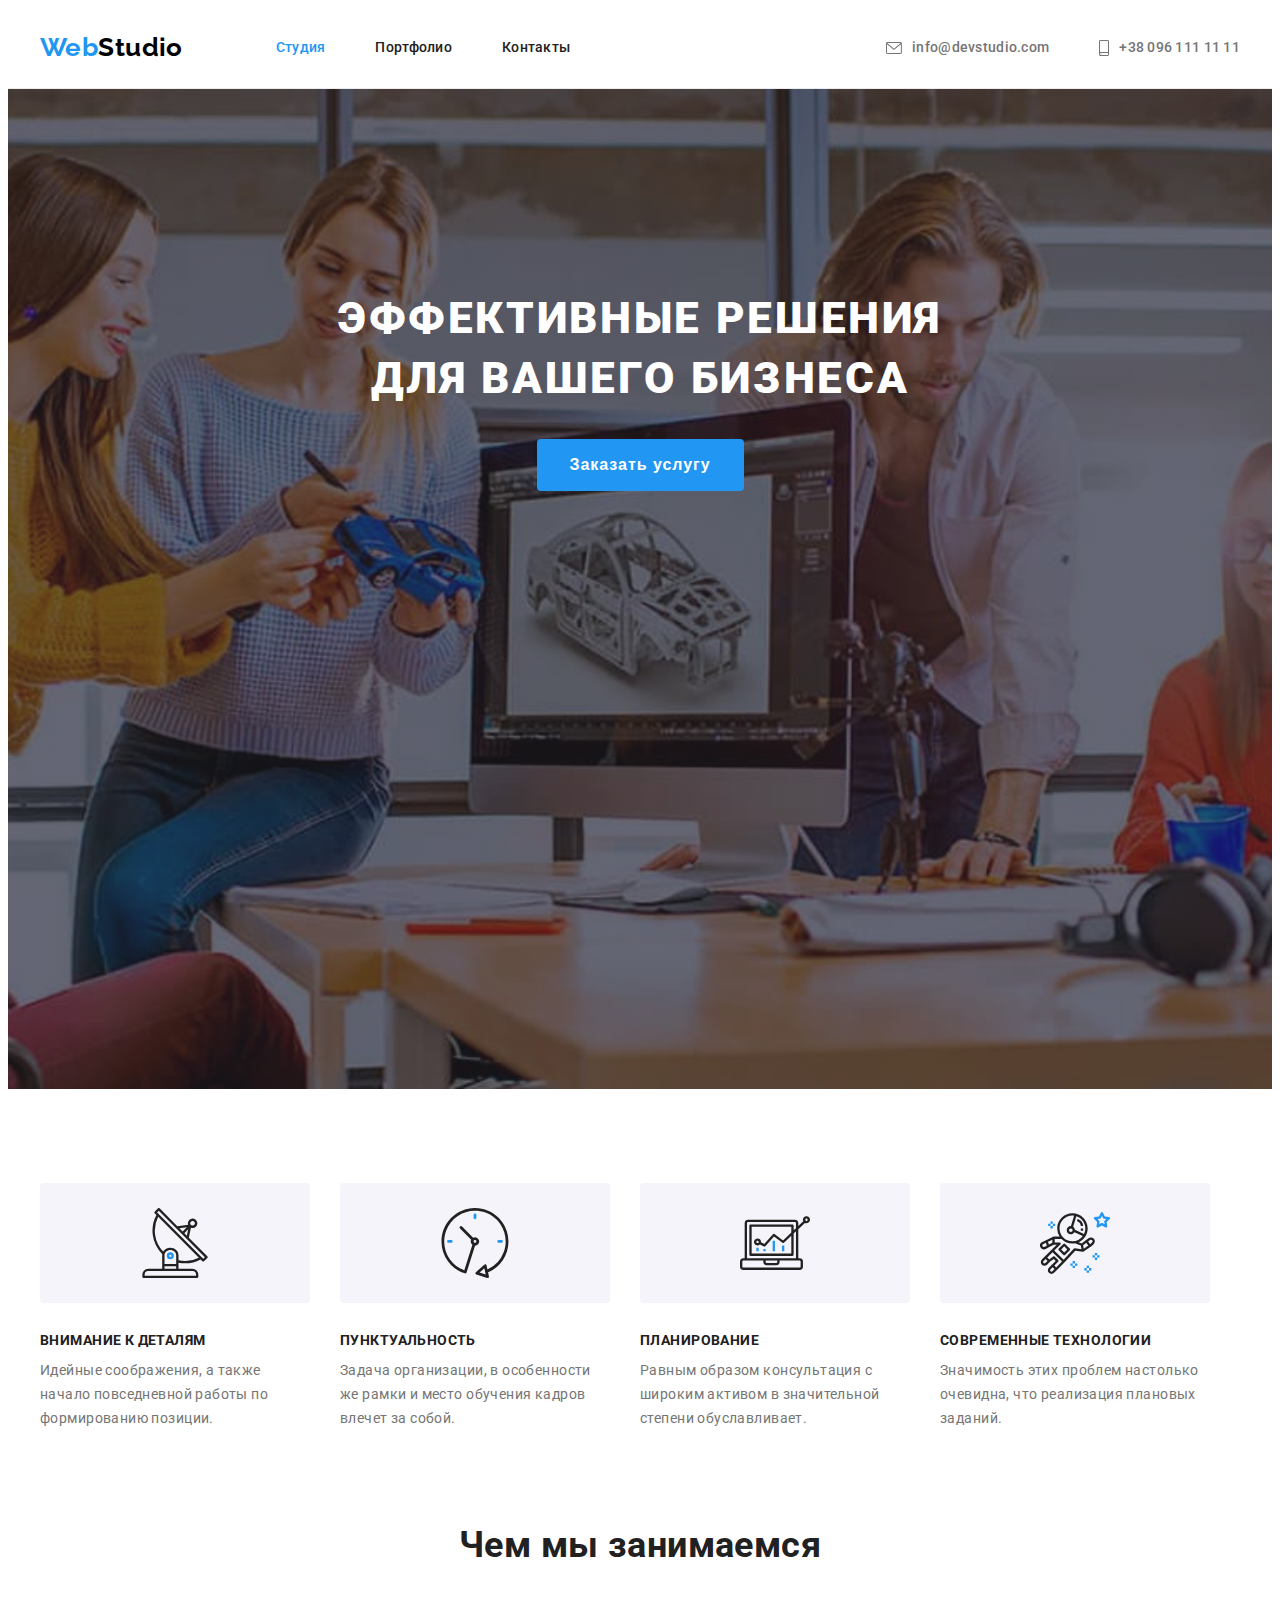
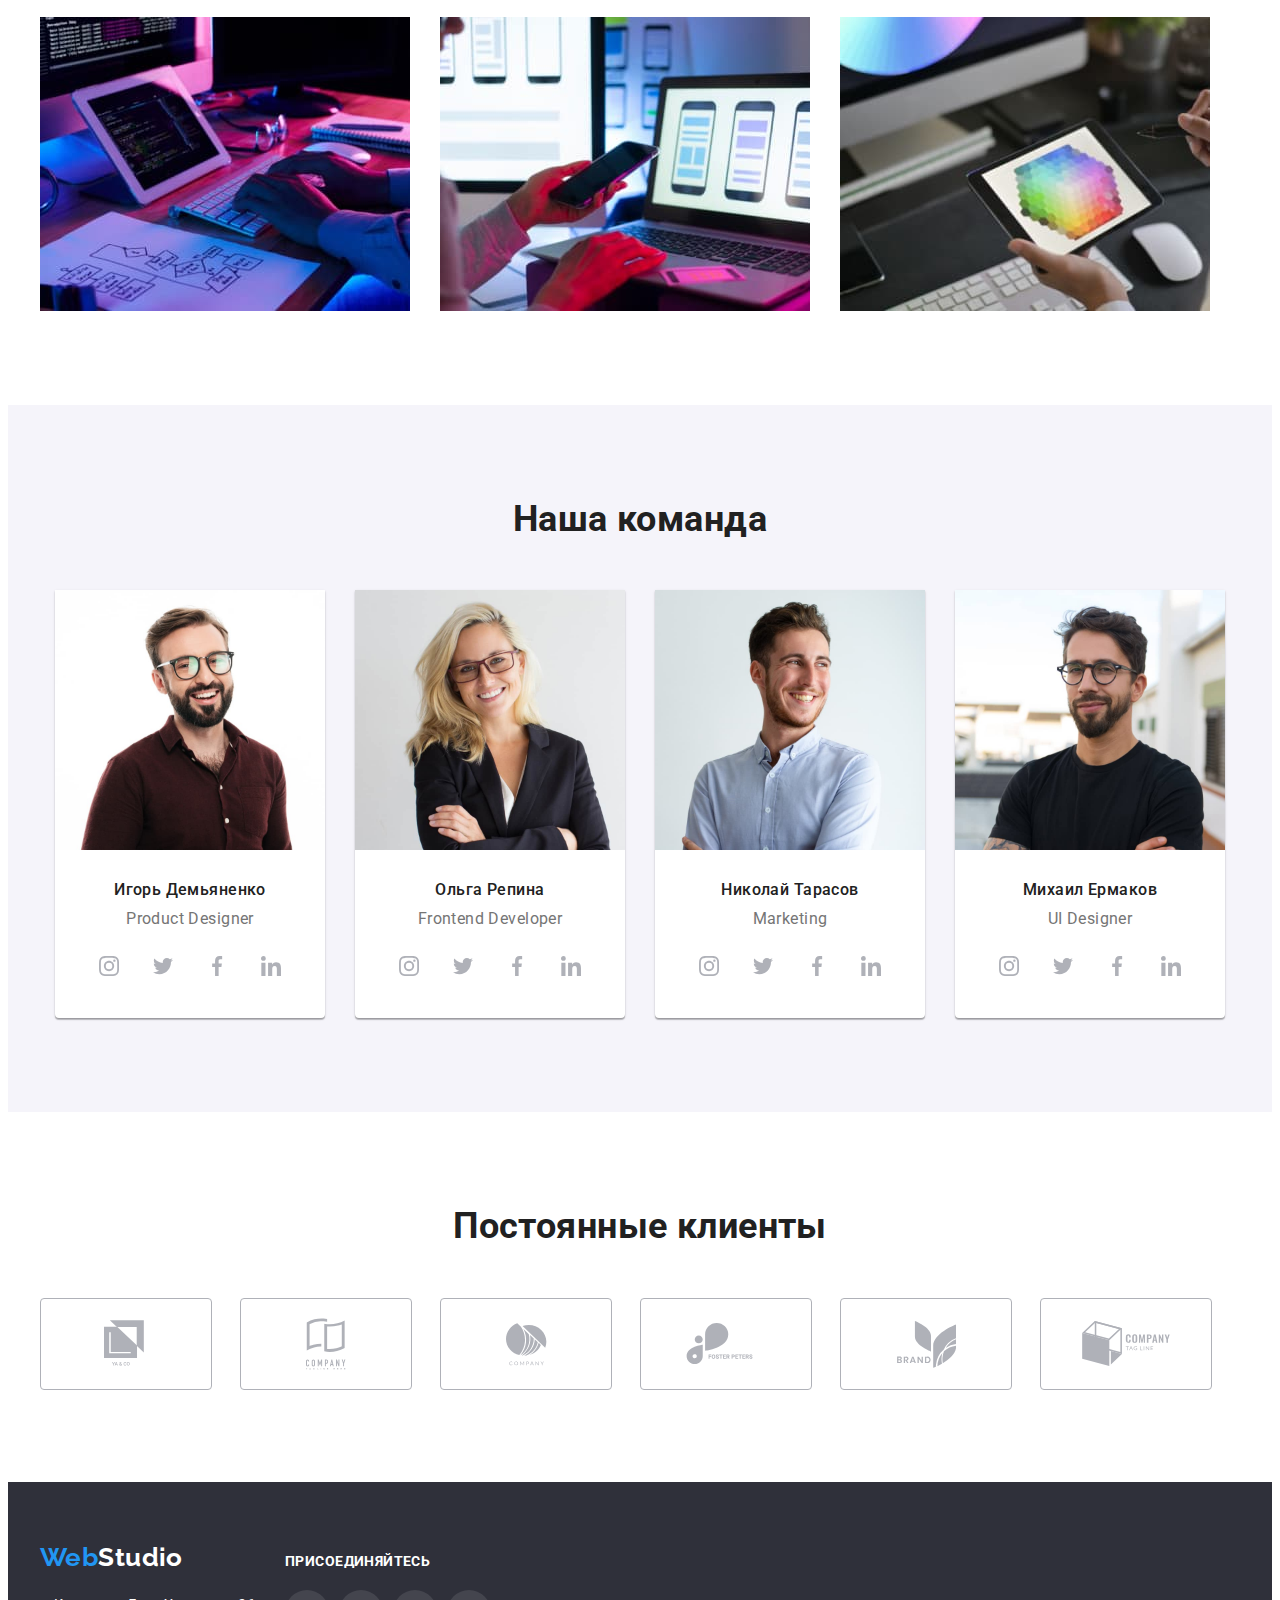
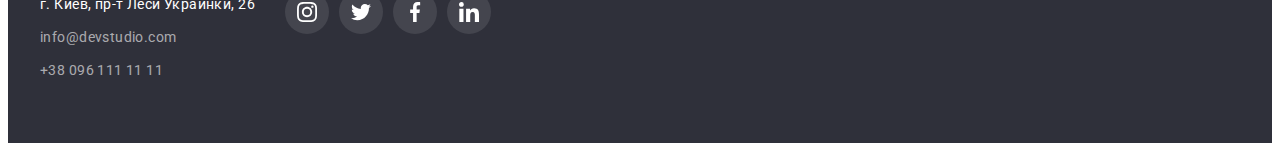
<file: index.html>
<!DOCTYPE html>
<html lang="ru">
  <head>
    <meta charset="UTF-8" />
    <meta http-equiv="X-UA-Compatible" content="IE=edge" />
    <meta name="viewport" content="width=device-width, initial-scale=1.0" />
    <title>Студия</title>
    <link rel="preconnect" href="https://fonts.gstatic.com" />
    <link
      href="https://fonts.googleapis.com/css2?family=Raleway:wght@700&family=Roboto:wght@400;500;700;900&display=swap"
      rel="stylesheet"
    />
    <link
      rel="stylesheet"
      href="https://cdnjs.cloudflare.com/ajax/libs/modern-normalize/1.0.0/modern-normalize.min.css"
      integrity="sha512-ISS7cAi1PEhQ8jnbJpJZMd29NlhNj4AWYyLOSp2CE/CsHxTCu+r+t0D2yoJudVrd0/8fTVPUVDzY5Tvli75u/g=="
      crossorigin="anonymous"
    />
    <link rel="stylesheet" href="./css/styles.css" />
  </head>

  <body>
    <!--Header container-->
    <header class="header">
      <div class="position container">
        <nav class="site-nav">
          <a class="logo" href="./index.html" lang="en"
            ><span class="accent">Web</span>Studio</a
          >

          <ul class="site-nav list">
            <li class="item">
              <a class="link current" href="./index.html">Студия</a>
            </li>
            <li class="item">
              <a class="link" href="./portfolio.html">Портфолио</a>
            </li>
            <li class="item">
              <a class="link" href="">Контакты</a>
            </li>
          </ul>
        </nav>

        <div class="contacts">
          <ul class="contacts-head list">
            <li class="item">
              <a class="link" href="mailto:info@devstudio.com">
                <svg class="icon-contacts" width="16" height="12">
                  <use href="./images/sprite.svg#icon-mail"></use>
                </svg>
                <span>info@devstudio.com</span>
              </a>
            </li>
            <li class="item">
              <a class="link" href="tel:+380961111111">
                <svg class="icon-contacts" width="10" height="16">
                  <use href="./images/sprite.svg#icon-tel"></use>
                </svg>
                <span>+38 096 111 11 11</span>
              </a>
            </li>
          </ul>
        </div>
      </div>
    </header>

    <!--Main container-->
    <main>
      <!-- Hero section -->
      <section class="hero">
        <h1 class="hero-title">Эффективные решения для вашего бизнеса</h1>

        <button class="button-primary" type="button">Заказать услугу</button>
      </section>

      <!--Features section-->
      <section class="section">
        <div class="features container">
          <h2 class="visually-hidden">Наши особенности</h2>

          <ul class="features-icon list">
            <li class="features-icon-item">
              <svg class="icon antenna">
                <use href="./images/sprite.svg#icon-antenna"></use>
              </svg>
            </li>
            <li class="features-icon-item">
              <svg class="icon clock">
                <use href="./images/sprite.svg#icon-clock"></use>
              </svg>
            </li>
            <li class="features-icon-item">
              <svg class="icon diagram">
                <use href="./images/sprite.svg#icon-diagram"></use>
              </svg>
            </li>
            <li class="features-icon-item">
              <svg class="icon astronaut">
                <use href="./images/sprite.svg#icon-astronaut"></use>
              </svg>
            </li>
          </ul>

          <ul class="features list">
            <li class="item">
              <h3 class="features-title">Внимание к деталям</h3>

              <p class="features-text">
                Идейные соображения, а также начало повседневной работы по
                формированию позиции.
              </p>
            </li>

            <li class="item">
              <h3 class="features-title">Пунктуальность</h3>

              <p class="features-text">
                Задача организации, в особенности же рамки и место обучения
                кадров влечет за собой.
              </p>
            </li>

            <li class="item">
              <h3 class="features-title">Планирование</h3>

              <p class="features-text">
                Равным образом консультация с широким активом в значительной
                степени обуславливает.
              </p>
            </li>

            <li class="item">
              <h3 class="features-title">Современные технологии</h3>
              <p class="features-text">
                Значимость этих проблем настолько очевидна, что реализация
                плановых заданий.
              </p>
            </li>
          </ul>
        </div>
      </section>

      <!-- What we do section -->
      <section class="action section">
        <div class="container">
          <h2 class="section-title">Чем мы занимаемся</h2>

          <ul class="activity list">
            <li class="item">
              <img
                src="./images/layout.jpg"
                alt="Десктопные приложения"
                width="370"
                height="294"
              />
            </li>
            <li class="item">
              <img
                src="./images/adapting.jpg"
                alt="Мобильные приложения"
                width="370"
                height="294"
              />
            </li>
            <li class="item">
              <img
                src="./images/design.jpg"
                alt="Дизайнерские решения"
                width="370"
                height="294"
              />
            </li>
          </ul>
        </div>
      </section>

      <!--Our team section-->
      <section class="team section">
        <div class="container">
          <h2 class="section-title">Наша команда</h2>

          <ul class="team list">
            <li class="item">
              <img
                src="./images/our-team/igor.jpg"
                alt="Игорь Демьяненко"
                width="270"
                height="260"
              />
              <div class="team-content">
                <h3 class="team-title">Игорь Демьяненко</h3>
                <p class="team-post" lang="en">Product Designer</p>

                <ul class="social-icons list">
                  <li class="social-icons-item">
                    <a
                      href=""
                      class="social-icons-link"
                      aria-label="Инстаграм"
                      target="_blank"
                      rel="noopener noreferrer"
                    >
                      <svg class="social-icons-svg">
                        <use href="./images/sprite.svg#icon-instagram"></use>
                      </svg>
                    </a>
                  </li>
                  <li class="social-icons-item">
                    <a
                      href=""
                      class="social-icons-link"
                      aria-label="Твиттер"
                      target="_blank"
                      rel="noopener noreferrer"
                    >
                      <svg class="social-icons-svg">
                        <use href="./images/sprite.svg#icon-twitter"></use>
                      </svg>
                    </a>
                  </li>
                  <li class="social-icons-item">
                    <a
                      href=""
                      class="social-icons-link"
                      aria-label="Фейсбук"
                      target="_blank"
                      rel="noopener noreferrer"
                    >
                      <svg class="social-icons-svg">
                        <use href="./images/sprite.svg#icon-facebook"></use>
                      </svg>
                    </a>
                  </li>
                  <li class="social-icons-item">
                    <a
                      href=""
                      class="social-icons-link"
                      aria-label="ЛинкедИН"
                      target="_blank"
                      rel="noopener noreferrer"
                    >
                      <svg class="social-icons-svg">
                        <use href="./images/sprite.svg#icon-linkedin"></use>
                      </svg>
                    </a>
                  </li>
                </ul>
              </div>
            </li>

            <li class="item">
              <img
                src="./images/our-team/olga.jpg"
                alt="Ольга Репина"
                width="270"
                height="260"
              />
              <div class="team-content">
                <h3 class="team-title">Ольга Репина</h3>
                <p class="team-post" lang="en">Frontend Developer</p>
                <ul class="social-icons list">
                  <li class="social-icons-item">
                    <a
                      href=""
                      class="social-icons-link"
                      aria-label="Инстаграм"
                      target="_blank"
                      rel="noopener noreferrer"
                    >
                      <svg class="social-icons-svg">
                        <use href="./images/sprite.svg#icon-instagram"></use>
                      </svg>
                    </a>
                  </li>
                  <li class="social-icons-item">
                    <a
                      href=""
                      class="social-icons-link"
                      aria-label="Твиттер"
                      target="_blank"
                      rel="noopener noreferrer"
                    >
                      <svg class="social-icons-svg">
                        <use href="./images/sprite.svg#icon-twitter"></use>
                      </svg>
                    </a>
                  </li>
                  <li class="social-icons-item">
                    <a
                      href=""
                      class="social-icons-link"
                      aria-label="Фейсбук"
                      target="_blank"
                      rel="noopener noreferrer"
                    >
                      <svg class="social-icons-svg">
                        <use href="./images/sprite.svg#icon-facebook"></use>
                      </svg>
                    </a>
                  </li>
                  <li class="social-icons-item">
                    <a
                      href=""
                      class="social-icons-link"
                      aria-label="ЛинкедИН"
                      target="_blank"
                      rel="noopener noreferrer"
                    >
                      <svg class="social-icons-svg">
                        <use href="./images/sprite.svg#icon-linkedin"></use>
                      </svg>
                    </a>
                  </li>
                </ul>
              </div>
            </li>

            <li class="item">
              <img
                src="./images/our-team/nikolay.jpg"
                alt="Николай Тарасов"
                width="270"
                height="260"
              />
              <div class="team-content">
                <h3 class="team-title">Николай Тарасов</h3>
                <p class="team-post" lang="en">Marketing</p>
                <ul class="social-icons list">
                  <li class="social-icons-item">
                    <a
                      href=""
                      class="social-icons-link"
                      aria-label="Инстаграм"
                      target="_blank"
                      rel="noopener noreferrer"
                    >
                      <svg class="social-icons-svg">
                        <use href="./images/sprite.svg#icon-instagram"></use>
                      </svg>
                    </a>
                  </li>
                  <li class="social-icons-item">
                    <a
                      href=""
                      class="social-icons-link"
                      aria-label="Твиттер"
                      target="_blank"
                      rel="noopener noreferrer"
                    >
                      <svg class="social-icons-svg">
                        <use href="./images/sprite.svg#icon-twitter"></use>
                      </svg>
                    </a>
                  </li>
                  <li class="social-icons-item">
                    <a
                      href=""
                      class="social-icons-link"
                      aria-label="Фейсбук"
                      target="_blank"
                      rel="noopener noreferrer"
                    >
                      <svg class="social-icons-svg">
                        <use href="./images/sprite.svg#icon-facebook"></use>
                      </svg>
                    </a>
                  </li>
                  <li class="social-icons-item">
                    <a
                      href=""
                      class="social-icons-link"
                      aria-label="ЛинкедИН"
                      target="_blank"
                      rel="noopener noreferrer"
                    >
                      <svg class="social-icons-svg">
                        <use href="./images/sprite.svg#icon-linkedin"></use>
                      </svg>
                    </a>
                  </li>
                </ul>
              </div>
            </li>

            <li class="item">
              <img
                src="./images/our-team/mikhail.jpg"
                alt="Михаил Ермаков"
                width="270"
                height="260"
              />
              <div class="team-content">
                <h3 class="team-title">Михаил Ермаков</h3>
                <p class="team-post" lang="en">UI Designer</p>
                <ul class="social-icons list">
                  <li class="social-icons-item">
                    <a
                      href=""
                      class="social-icons-link"
                      aria-label="Инстаграм"
                      target="_blank"
                      rel="noopener noreferrer"
                    >
                      <svg class="social-icons-svg">
                        <use href="./images/sprite.svg#icon-instagram"></use>
                      </svg>
                    </a>
                  </li>
                  <li class="social-icons-item">
                    <a
                      href=""
                      class="social-icons-link"
                      aria-label="Твиттер"
                      target="_blank"
                      rel="noopener noreferrer"
                    >
                      <svg class="social-icons-svg">
                        <use href="./images/sprite.svg#icon-twitter"></use>
                      </svg>
                    </a>
                  </li>
                  <li class="social-icons-item">
                    <a
                      href=""
                      class="social-icons-link"
                      aria-label="Фейсбук"
                      target="_blank"
                      rel="noopener noreferrer"
                    >
                      <svg class="social-icons-svg">
                        <use href="./images/sprite.svg#icon-facebook"></use>
                      </svg>
                    </a>
                  </li>
                  <li class="social-icons-item">
                    <a
                      href=""
                      class="social-icons-link"
                      aria-label="ЛинкедИН"
                      target="_blank"
                      rel="noopener noreferrer"
                    >
                      <svg class="social-icons-svg">
                        <use href="./images/sprite.svg#icon-linkedin"></use>
                      </svg>
                    </a>
                  </li>
                </ul>
              </div>
            </li>
          </ul>
        </div>
      </section>

      <section class="clients section">
        <div class="container">
          <h2 class="section-title">Постоянные клиенты</h2>
          <ul class="clients-list list">
            <li class="clients-list-item">
              <a
                class="clients-link"
                href=""
                target="_blank"
                rel="noopener noreferrer"
              >
                <svg class="client-icon" width="44" height="49">
                  <use href="./images/sprite.svg#icon-logo-1"></use>
                </svg>
              </a>
            </li>
            <li class="clients-list-item">
              <a
                class="clients-link"
                href=""
                target="_blank"
                rel="noopener noreferrer"
              >
                <svg class="client-icon" width="40" height="52">
                  <use href="./images/sprite.svg#icon-logo-2"></use>
                </svg>
              </a>
            </li>
            <li class="clients-list-item">
              <a
                class="clients-link"
                href=""
                target="_blank"
                rel="noopener noreferrer"
              >
                <svg class="client-icon" width="41" height="43">
                  <use href="./images/sprite.svg#icon-logo-3"></use>
                </svg>
              </a>
            </li>
            <li class="clients-list-item">
              <a
                class="clients-link"
                href=""
                target="_blank"
                rel="noopener noreferrer"
              >
                <svg class="client-icon logo-4" width="80" height="42">
                  <use href="./images/sprite.svg#icon-logo-4"></use>
                </svg>
              </a>
            </li>
            <li class="clients-list-item">
              <a
                class="clients-link"
                href=""
                target="_blank"
                rel="noopener noreferrer"
              >
                <svg class="client-icon" width="59" height="47">
                  <use href="./images/sprite.svg#icon-logo-5"></use>
                </svg>
              </a>
            </li>
            <li class="clients-list-item">
              <a
                class="clients-link"
                href=""
                target="_blank"
                rel="noopener noreferrer"
              >
                <svg class="client-icon" width="88.5" height="45.5">
                  <use href="./images/sprite.svg#icon-logo-6"></use>
                </svg>
              </a>
            </li>
          </ul>
        </div>
      </section>
    </main>

    <footer class="footer-section">
      <div class="container">
        <div class="address-section">
          <a class="logo-footer" href="./index.html" lang="en"
            ><span class="accent">Web</span>Studio</a
          >

          <address>
            <p class="address">г. Киев, пр-т Леси Украинки, 26</p>

            <ul class="contacts list">
              <li class="item">
                <a class="contacts-info link" href="mailto:info@devstudio.com"
                  >info@devstudio.com</a
                >
              </li>
              <li class="item">
                <a class="contacts-info link" href="tel:+380961111111"
                  >+38 096 111 11 11</a
                >
              </li>
            </ul>
          </address>
        </div>

        <div class="join">
          <b class="join-text">Присоединяйтесь</b>
          <ul class="social-icons list">
            <li class="social-icons-item">
              <a
                href=""
                class="social-icons-link"
                aria-label="Инстаграм"
                target="_blank"
                rel="noopener noreferrer"
              >
                <svg class="social-icons-svg">
                  <use href="./images/sprite.svg#icon-instagram"></use>
                </svg>
              </a>
            </li>
            <li class="social-icons-item">
              <a
                href=""
                class="social-icons-link"
                aria-label="Твиттер"
                target="_blank"
                rel="noopener noreferrer"
              >
                <svg class="social-icons-svg">
                  <use href="./images/sprite.svg#icon-twitter"></use>
                </svg>
              </a>
            </li>
            <li class="social-icons-item">
              <a
                href=""
                class="social-icons-link"
                aria-label="Фейсбук"
                target="_blank"
                rel="noopener noreferrer"
              >
                <svg class="social-icons-svg">
                  <use href="./images/sprite.svg#icon-facebook"></use>
                </svg>
              </a>
            </li>
            <li class="social-icons-item">
              <a
                href=""
                class="social-icons-link"
                aria-label="ЛинкедИН"
                target="_blank"
                rel="noopener noreferrer"
              >
                <svg class="social-icons-svg">
                  <use href="./images/sprite.svg#icon-linkedin"></use>
                </svg>
              </a>
            </li>
          </ul>
        </div>
      </div>
    </footer>
  </body>
</html>
</file>
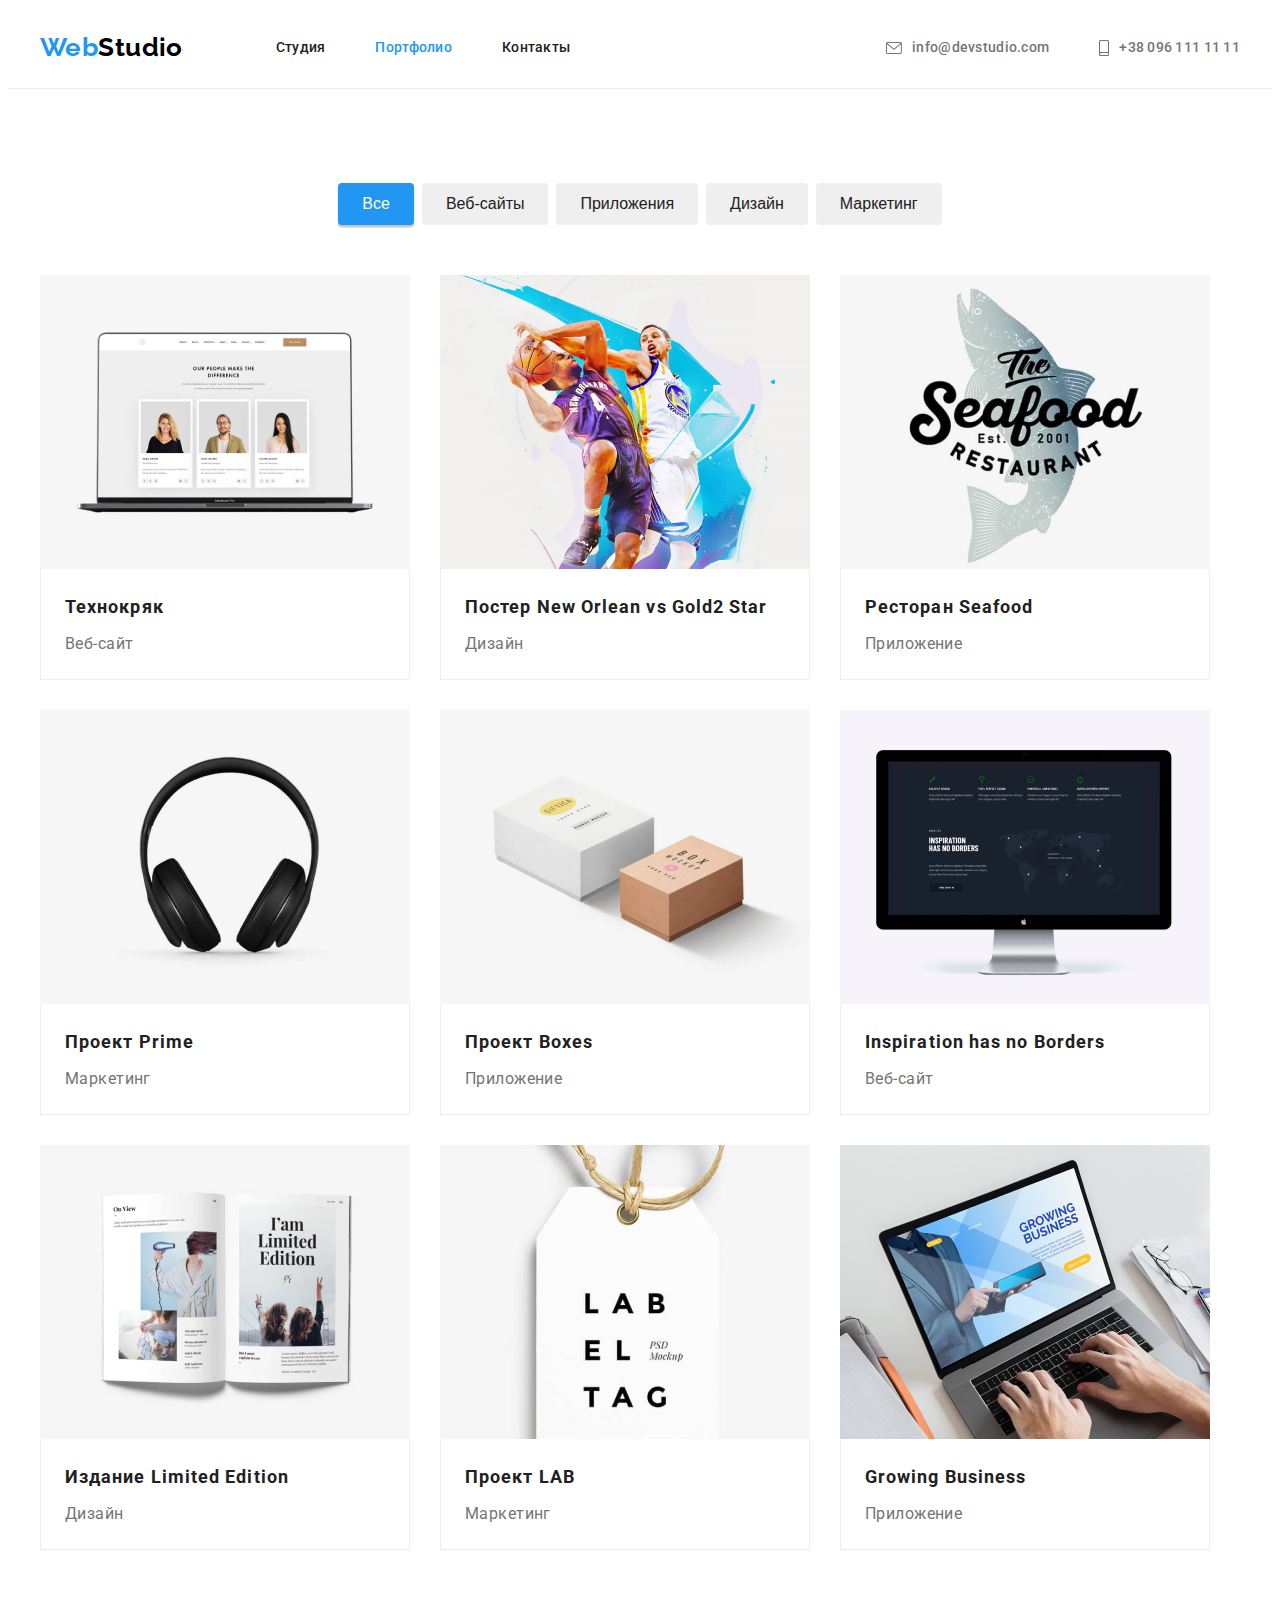
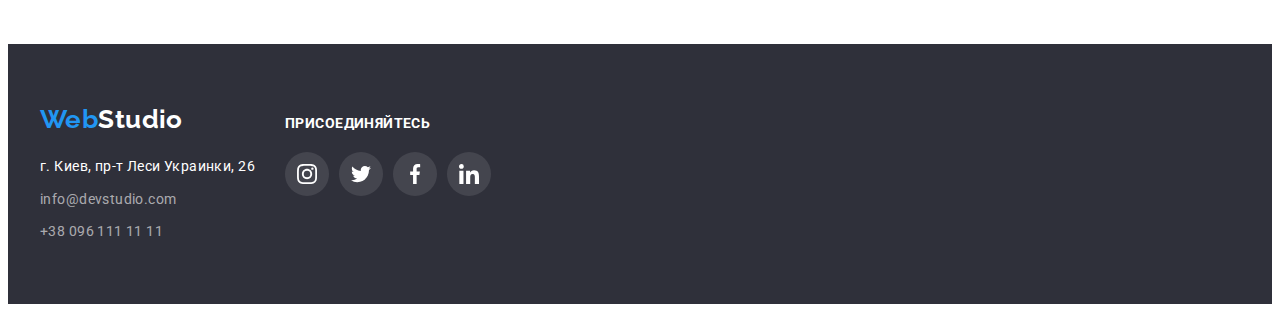
<file: portfolio.html>
<!DOCTYPE html>
<html lang="ru">
  <head>
    <meta charset="UTF-8" />
    <meta http-equiv="X-UA-Compatible" content="IE=edge" />
    <meta name="viewport" content="width=device-width, initial-scale=1.0" />
    <title>Портфолио</title>
    <link rel="preconnect" href="https://fonts.gstatic.com" />
    <link
      href="https://fonts.googleapis.com/css2?family=Raleway:wght@700&family=Roboto:wght@400;500;700;900&display=swap"
      rel="stylesheet"
    />
    <link
      rel="stylesheet"
      href="https://cdnjs.cloudflare.com/ajax/libs/modern-normalize/1.0.0/modern-normalize.min.css"
      integrity="sha512-ISS7cAi1PEhQ8jnbJpJZMd29NlhNj4AWYyLOSp2CE/CsHxTCu+r+t0D2yoJudVrd0/8fTVPUVDzY5Tvli75u/g=="
      crossorigin="anonymous"
    />

    <link rel="stylesheet" href="./css/styles.css" />
  </head>
  <body>
    <!--Header container-->
    <header class="header">
      <div class="position container">
        <nav class="site-nav">
          <a class="logo" href="./index.html" lang="en"
            ><span class="accent">Web</span>Studio</a
          >

          <ul class="site-nav list">
            <li class="item">
              <a class="link" href="./index.html">Студия</a>
            </li>
            <li class="item">
              <a class="link current" href="./portfolio.html">Портфолио</a>
            </li>
            <li class="item">
              <a class="link" href="">Контакты</a>
            </li>
          </ul>
        </nav>

        <div class="contacts">
          <ul class="contacts-head list">
            <li class="item">
              <a class="link" href="mailto:info@devstudio.com">
                <svg class="icon-contacts" width="16" height="12">
                  <use href="./images/sprite.svg#icon-mail"></use>
                </svg>
                <span>info@devstudio.com</span>
              </a>
            </li>
            <li class="item">
              <a class="link" href="tel:+380961111111">
                <svg class="icon-contacts" width="10" height="16">
                  <use href="./images/sprite.svg#icon-tel"></use>
                </svg>
                <span>+38 096 111 11 11</span>
              </a>
            </li>
          </ul>
        </div>
      </div>
    </header>

    <!--Main container-->
    <main>
      <!--Projects section-->
      <section class="section">
        <div class="container">
          <h1 class="visually-hidden">Наши проекты</h1>
          <!--Filters list-->
          <ul class="filters list">
            <li class="item">
              <button class="button-secondary current" type="button">
                Все
              </button>
            </li>
            <li class="item">
              <button class="button-secondary" type="button">Веб-сайты</button>
            </li>
            <li class="item">
              <button class="button-secondary" type="button">Приложения</button>
            </li>
            <li class="item">
              <button class="button-secondary" type="button">Дизайн</button>
            </li>
            <li class="item">
              <button class="button-secondary" type="button">Маркетинг</button>
            </li>
          </ul>

          <!--Projects list-->
          <ul class="projects list">
            <li class="item">
              <a class="link" href="">
                <img
                  class="img-block"
                  src="./images/portfolio/img-1.jpg"
                  alt="Веб-сайт Технокряк"
                  width="370"
                  height="294"
                />
                <div class="projects-content">
                  <h2 class="title">Технокряк</h2>
                  <p class="category">Веб-сайт</p>
                </div>
              </a>
            </li>

            <li class="item">
              <a class="link" href="">
                <img
                  class="img-block"
                  src="./images/portfolio/img-2.jpg"
                  alt="Дизайн Постера"
                  width="370"
                  height="294"
                />
                <div class="projects-content">
                  <h2 class="title">Постер New Orlean vs Gold2 Star</h2>
                  <p class="category">Дизайн</p>
                </div>
              </a>
            </li>

            <li class="item">
              <a class="link" href="">
                <img
                  class="img-block"
                  src="./images/portfolio/img-3.jpg"
                  alt="Приложение для ресторана"
                  width="370"
                  height="294"
                />
                <div class="projects-content">
                  <h2 class="title">Ресторан Seafood</h2>
                  <p class="category">Приложение</p>
                </div>
              </a>
            </li>

            <li class="item">
              <a class="link" href="">
                <img
                  class="img-block"
                  src="./images/portfolio/img-4.jpg"
                  alt="Проект Prime"
                  width="370"
                  height="294"
                />
                <div class="projects-content">
                  <h2 class="title">Проект Prime</h2>
                  <p class="category">Маркетинг</p>
                </div>
              </a>
            </li>

            <li class="item">
              <a class="link" href="">
                <img
                  class="img-block"
                  src="./images/portfolio/img-5.jpg"
                  alt="Приложение Boxes"
                  width="370"
                  height="294"
                />
                <div class="projects-content">
                  <h2 class="title">Проект Boxes</h2>
                  <p class="category">Приложение</p>
                </div>
              </a>
            </li>

            <li class="item">
              <a class="link" href="">
                <img
                  class="img-block"
                  src="./images/portfolio/img-6.jpg"
                  alt="Веб-сайт Inspiration has no Borders"
                  width="370"
                  height="294"
                />
                <div class="projects-content">
                  <h2 class="title" lang="en">Inspiration has no Borders</h2>
                  <p class="category">Веб-сайт</p>
                </div>
              </a>
            </li>

            <li class="item">
              <a class="link" href="">
                <img
                  class="img-block"
                  src="./images/portfolio/img-7.jpg"
                  alt="Дизайн Издания"
                  width="370"
                  height="294"
                />
                <div class="projects-content">
                  <h2 class="title">Издание Limited Edition</h2>
                  <p class="category">Дизайн</p>
                </div>
              </a>
            </li>

            <li class="item">
              <a class="link" href="">
                <img
                  class="img-block"
                  src="./images/portfolio/img-8.jpg"
                  alt="Проект LAB"
                  width="370"
                  height="294"
                />
                <div class="projects-content">
                  <h2 class="title">Проект LAB</h2>
                  <p class="category">Маркетинг</p>
                </div>
              </a>
            </li>

            <li class="item">
              <a class="link" href="">
                <img
                  class="img-block"
                  src="./images/portfolio/img-9.jpg"
                  alt="Приложение Growing Business"
                  width="370"
                  height="294"
                />
                <div class="projects-content">
                  <h2 class="title" lang="en">Growing Business</h2>
                  <p class="category">Приложение</p>
                </div>
              </a>
            </li>
          </ul>
        </div>
      </section>
    </main>

    <footer class="footer-section">
      <div class="container">
        <div class="address-section">
          <a class="logo-footer" href="./index.html" lang="en"
            ><span class="accent">Web</span>Studio</a
          >

          <address>
            <p class="address">г. Киев, пр-т Леси Украинки, 26</p>

            <ul class="contacts list">
              <li class="item">
                <a class="contacts-info link" href="mailto:info@devstudio.com"
                  >info@devstudio.com</a
                >
              </li>
              <li class="item">
                <a class="contacts-info link" href="tel:+380961111111"
                  >+38 096 111 11 11</a
                >
              </li>
            </ul>
          </address>
        </div>

        <div class="join">
          <b class="join-text">Присоединяйтесь</b>
          <ul class="social-icons list">
            <li class="social-icons-item">
              <a
                href=""
                class="social-icons-link"
                aria-label="Инстаграм"
                target="_blank"
                rel="noopener noreferrer"
              >
                <svg class="social-icons-svg">
                  <use href="./images/sprite.svg#icon-instagram"></use>
                </svg>
              </a>
            </li>
            <li class="social-icons-item">
              <a
                href=""
                class="social-icons-link"
                aria-label="Твиттер"
                target="_blank"
                rel="noopener noreferrer"
              >
                <svg class="social-icons-svg">
                  <use href="./images/sprite.svg#icon-twitter"></use>
                </svg>
              </a>
            </li>
            <li class="social-icons-item">
              <a
                href=""
                class="social-icons-link"
                aria-label="Фейсбук"
                target="_blank"
                rel="noopener noreferrer"
              >
                <svg class="social-icons-svg">
                  <use href="./images/sprite.svg#icon-facebook"></use>
                </svg>
              </a>
            </li>
            <li class="social-icons-item">
              <a
                href=""
                class="social-icons-link"
                aria-label="ЛинкедИН"
                target="_blank"
                rel="noopener noreferrer"
              >
                <svg class="social-icons-svg">
                  <use href="./images/sprite.svg#icon-linkedin"></use>
                </svg>
              </a>
            </li>
          </ul>
        </div>
      </div>
    </footer>
  </body>
</html>
</file>
<file: css/styles.css>
:root {
  --primary-text-color: #757575;
  --title-text-color: #212121;
  --accent-color: #2196f3;
  --primary-white-color: #ffffff;
  --footer-background-color: #2f303a;
  --icon-color: #afb1b8;

  --hero-bg: #2f303a;
  --team-bg: #f5f4fa;

  --main-font: Roboto, sans-serif;
}

body {
  font-family: var(--main-font);
  font-size: 14px;
  letter-spacing: 0.03em;

  background-color: var(--primary-white-color);
  color: var(--primary-text-color);
}

/* Утилиты */
h1,
h2,
h3 {
  margin: 0;
}

p {
  margin: 0;
}

img {
  display: block;
}

.section {
  padding-top: 94px;
  padding-bottom: 94px;
}

.container {
  margin-left: auto;
  margin-right: auto;
  width: 1200px;
  padding-left: 15px;
  padding-right: 15px;
}

.visually-hidden {
  position: absolute;
  width: 1px;
  height: 1px;
  margin: -1px;
  border: 0;
  padding: 0;

  white-space: nowrap;
  clip-path: inset(100%);
  clip: rect(0 0 0 0);
  overflow: hidden;
}
/* Глобальное оформление ссылок */

.link {
  text-decoration: none;
}

/* Глобальное оформление списков */
.list {
  margin: 0;
  padding-left: 0;
  list-style: none;
}

/* Heading */
.title {
  color: var(--title-text-color);
}

/* Элементы  Header container */

.header {
  border-bottom: 1px solid #ececec;
  background-color: var(--primary-white-color);
}
.header .position {
  display: flex;
  align-items: center;
}

/* Логотип */
.logo {
  margin-right: 93px;
  padding-top: 24px;
  padding-bottom: 25px;

  font-family: Raleway, sans-serif;
  font-weight: 700;
  font-size: 26px;
  line-height: 1.19;
  text-decoration: none;
  color: #000000;
}
.accent {
  color: var(--accent-color);
}

/* Панель навигации */
.site-nav {
  display: flex;
  align-items: center;
}

.site-nav .item:not(:last-child),
.contacts-head .item:not(:last-child) {
  margin-right: 50px;
}

.site-nav .link {
  display: inline-block;
  padding-top: 32px;
  padding-bottom: 32px;

  font-weight: 500;
  font-size: 14px;
  line-height: 1.14;
  letter-spacing: 0.02em;
  color: var(--title-text-color);
}

.site-nav .link:hover,
.site-nav .link:focus {
  color: var(--accent-color);
}

.link.current {
  color: var(--accent-color);
}

/* Контакты */
.contacts-head {
  display: flex;
}

.contacts {
  margin-left: auto;
}

.contacts-head .link {
  display: flex;
  align-items: center;
  padding-top: 32px;
  padding-bottom: 32px;

  font-weight: 500;
  font-size: 14px;
  line-height: 1.14;
  letter-spacing: 0.02em;
  color: inherit;
  text-decoration: none;
}

.icon-contacts {
  margin-right: 10px;

  fill: currentColor;
}

.contacts-head .link:hover,
.contacts-head .link:focus {
  color: var(--accent-color);
}

/* main секция страницы Студия */
/* Секция Hero  */
.hero {
  max-width: 1600px;
  height: 600px;
  margin-left: auto;
  margin-right: auto;
  padding-top: 200px;
  padding-bottom: 200px;

  text-align: center;
  background-image: linear-gradient(
      to right,
      rgba(47, 48, 58, 0.4),
      rgba(47, 48, 58, 0.4)
    ),
    url(../images/background-hero.jpg);
  background-color: var(--hero-bg);

  background-repeat: no-repeat;
  background-size: cover;
  background-position: center;
}

.hero-title {
  max-width: 696px;
  margin-bottom: 30px;
  margin-right: auto;
  margin-left: auto;

  font-weight: 900;
  font-size: 44px;
  line-height: 1.36;
  text-align: center;
  letter-spacing: 0.06em;
  text-transform: uppercase;
  color: var(--primary-white-color);
}

.button-primary {
  padding: 10px 32px;

  font-weight: 700;
  font-size: 16px;
  line-height: 1.87;
  letter-spacing: 0.06em;

  color: var(--primary-white-color);
  background-color: var(--accent-color);

  border: 1px solid transparent;
  border-radius: 4px;
  cursor: pointer;
}

.button-primary:hover,
.button-primary:focus {
  box-shadow: 0px 4px 4px rgba(0, 0, 0, 0.15);
}

/* Секция особенностей */
.features-icon {
  display: flex;
}

.features-icon-item {
  display: flex;
  align-items: center;
  justify-content: center;
  width: calc((100% - 4 * 30px) / 4);
  height: 120px;
  margin-bottom: 30px;

  background-color: #f5f4fa;
  border-radius: 4px;
}

.features-icon-item:not(:last-child) {
  margin-right: 30px;
}

.features-icon .icon {
  width: 70px;
  height: 70px;
}

.features.list {
  display: flex;

  margin-top: 0;
  margin-bottom: 0;
}

.features-title {
  margin-top: 0;
  margin-bottom: 10px;
  font-weight: 700;
  font-size: 14px;
  line-height: 1.14;
  text-transform: uppercase;
  color: var(--title-text-color);
}

.features-text {
  font-size: 14px;
  line-height: 1.71;
}

.features .item {
  flex-basis: calc((100% - 4 * 30px) / 4);
}

.features .item:not(:last-child) {
  margin-right: 30px;
}

/* Секция Чем мы занимаемся */
.action.section {
  padding-top: 0;
}

.section-title {
  margin-top: 0;
  margin-bottom: 50px;

  font-weight: 700;
  font-size: 36px;
  line-height: 1.16;
  text-align: center;
  color: var(--title-text-color);
}

.activity {
  display: flex;
}

.activity .item {
  flex-basis: calc((100% - 90px) / 3);
}

.activity .item:not(:last-child) {
  margin-right: 30px;
}

/* Секция Наша команда */
.team.section {
  background-color: var(--team-bg);
}

.team-title {
  margin-bottom: 10px;

  font-weight: 500;
  font-size: 16px;
  line-height: 1.19;
  color: var(--title-text-color);
}

.team {
  display: flex;
  justify-content: center;

  font-size: 16px;
  line-height: 1.19;
  text-align: center;
}

.team .item {
  flex-basis: calc((100% - 120px) / 4);

  border-bottom-left-radius: 4px;
  border-bottom-right-radius: 4px;
  box-shadow: 0px 1px 3px rgba(0, 0, 0, 0.12), 0px 1px 1px rgba(0, 0, 0, 0.14),
    0px 2px 1px rgba(0, 0, 0, 0.2);
  background-color: #fff;
}

.team .item:not(:last-child) {
  margin-right: 30px;
}

.team-content {
  padding: 30px;
}

.team-post {
  margin-bottom: 16px;
}

.social-icons {
  display: inline-flex;
}

.social-icons-link {
  display: flex;
  align-items: center;
  justify-content: center;
  width: 44px;
  height: 44px;

  fill: var(--icon-color);
}

.social-icons-item:not(:last-child) {
  margin-right: 10px;
}

.social-icons-link:hover,
.social-icons-link:focus {
  background-color: var(--accent-color);
  border-radius: 50%;
}

.social-icons-link:hover .social-icons-svg,
.social-icons-link:focus .social-icons-svg {
  fill: var(--primary-white-color);
}

.social-icons-svg {
  width: 20px;
  height: 20px;
}

/* Clients section */
.clients-list {
  display: inline-flex;
}

.clients-list-item {
  width: 170px;
  height: 90px;
}

.clients-list-item:not(:last-child) {
  margin-right: 30px;
}

.clients-link {
  display: flex;
  justify-content: center;
  align-items: center;
  width: 100%;
  height: 100%;

  border: 1px solid var(--icon-color);
  border-radius: 4px;

  color: var(--icon-color);
}

.clients-link {
  fill: var(--icon-color);
}

.clients-link:hover,
.clients-link:focus {
  border-color: var(--accent-color);
  fill: var(--accent-color);
}

/* Футер */
.footer-section {
  padding-top: 60px;
  padding-bottom: 60px;

  background-color: var(--footer-background-color);
}
.footer-section .container {
  display: flex;
  flex-wrap: wrap;
  align-items: baseline;
}

.logo-footer {
  display: inline-block;
  margin-bottom: 20px;

  font-family: Raleway, sans-serif;
  font-weight: 700;
  font-size: 26px;
  line-height: 1.19;
  text-decoration: none;
  color: var(--primary-white-color);
}

.address {
  margin-top: 0;
  margin-bottom: 9px;

  font-style: normal;
  font-size: 14px;
  line-height: 1.71;
  color: var(--primary-white-color);
}

.address-section {
  margin-right: 30px;
}

.contacts-info {
  font-style: normal;
  font-size: 14px;
  line-height: 1.71;
  color: rgba(255, 255, 255, 0.6);
}

.contacts-info:hover,
.contacts-info:focus {
  color: var(--accent-color);
}

.contacts > .item:not(:last-child) {
  margin-bottom: 9px;
}

.join {
  width: 270px;
}

.join .social-icons-link {
  background-color: rgba(255, 255, 255, 0.1);
  border-radius: 50%;
  fill: var(--primary-white-color);
}

.join-text {
  display: block;
  margin-bottom: 20px;

  font-weight: 700;
  line-height: 1.14;
  text-transform: uppercase;

  color: var(--primary-white-color);
}

.join .social-icons-link:hover,
.join .social-icons-link:focus {
  background-color: var(--accent-color);
  border-radius: 50%;
}

.social-icons-svg {
  width: 20px;
  height: 20px;
}

/* main страницы Портфолио */
/* Filters */
.filters {
  display: flex;
  justify-content: center;

  margin-bottom: 50px;
}

.button-secondary {
  padding: 6px 22px;

  font-weight: 500;
  font-size: 16px;
  line-height: 1.62;
  color: var(--title-text-color);
  cursor: pointer;

  border-color: transparent;
  border-radius: 4px;
}

.button-secondary:hover,
.button-secondary:focus,
.button-secondary.current {
  color: var(--primary-white-color);
  background-color: var(--accent-color);
  box-shadow: 0px 3px 1px rgba(0, 0, 0, 0.1), 0px 1px 2px rgba(0, 0, 0, 0.08),
    0px 2px 2px rgba(0, 0, 0, 0.12);
}

.filters .item:not(:last-child) {
  margin-right: 8px;
}

/* Карточки проектов */
.projects {
  display: flex;
  flex-wrap: wrap;
}

.projects .item {
  flex-basis: calc((100% - 90px) / 3);
  margin-right: 30px;
  margin-bottom: 30px;
}

.projects .item:nth-child(3n) {
  margin-right: 0;
}

.projects .item:nth-last-child(-n + 3) {
  margin-bottom: 0;
}

.projects .title {
  margin-bottom: 4px;

  font-weight: 700;
  font-size: 18px;
  line-height: 2;
  letter-spacing: 0.06em;
}

.item .img-block {
  display: block;
}

.projects .link:hover,
.projects .link:focus {
  display: block;
  box-shadow: 0px 1px 1px rgba(0, 0, 0, 0.12), 0px 4px 4px rgba(0, 0, 0, 0.06),
    1px 4px 6px rgba(0, 0, 0, 0.16);
}

.projects-content {
  padding-top: 20px;
  padding-bottom: 20px;
  padding-left: 24px;
  padding-right: 24px;

  border-left: 1px solid #eeeeee;
  border-right: 1px solid #eeeeee;
  border-bottom: 1px solid #eeeeee;
}

.projects .category {
  font-size: 16px;
  line-height: 1.87;
  color: var(--primary-text-color);
}
</file>
